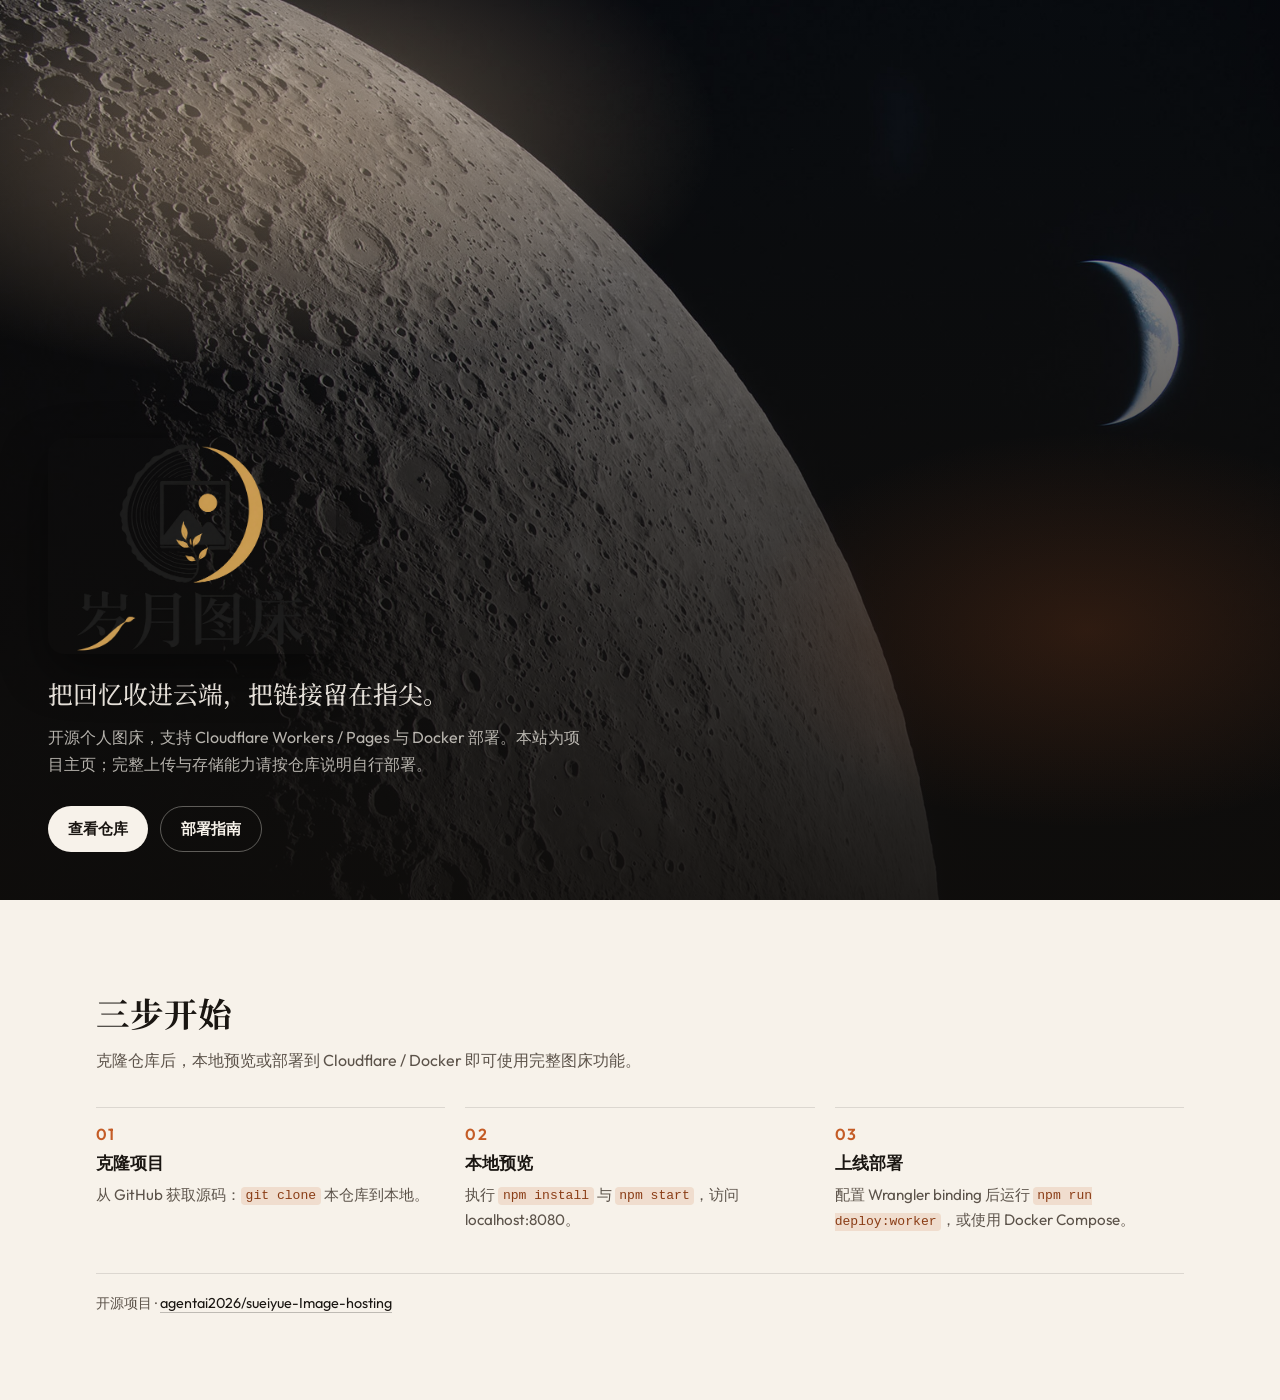
<file: docs/index.html>
<!DOCTYPE html>
<html lang="zh-CN">
<head>
  <meta charset="utf-8" />
  <meta name="viewport" content="width=device-width, initial-scale=1" />
  <title>岁月图床</title>
  <meta name="description" content="岁月图床 — 基于 Cloudflare 的现代化个人图床" />
  <meta property="og:title" content="岁月图床" />
  <meta property="og:description" content="基于 Cloudflare 的现代化个人图床" />
  <meta property="og:image" content="./assets/og.png" />
  <link rel="icon" href="./assets/logo.png" />
  <link rel="apple-touch-icon" href="./assets/logo.png" />
  <link rel="preconnect" href="https://fonts.googleapis.com" />
  <link rel="preconnect" href="https://fonts.gstatic.com" crossorigin />
  <link href="https://fonts.googleapis.com/css2?family=Noto+Serif+SC:wght@500;700&family=Outfit:wght@400;500;600&display=swap" rel="stylesheet" />
  <style>
    :root {
      --ink: #1a1612;
      --muted: #5c534a;
      --paper: #f7f2ea;
      --accent: #c45c26;
      --accent-soft: rgba(196, 92, 38, 0.14);
      --line: rgba(26, 22, 18, 0.12);
      --glow: rgba(255, 214, 170, 0.35);
    }

    * { box-sizing: border-box; margin: 0; padding: 0; }

    html, body { min-height: 100%; }

    body {
      font-family: "Outfit", "PingFang SC", "Microsoft YaHei", sans-serif;
      color: var(--ink);
      background: #0f0d0b;
      overflow-x: hidden;
    }

    .hero {
      position: relative;
      min-height: 100vh;
      display: grid;
      align-items: end;
      padding: clamp(1.5rem, 4vw, 3rem);
      isolation: isolate;
    }

    .hero::before {
      content: "";
      position: absolute;
      inset: 0;
      background:
        linear-gradient(180deg, rgba(15, 13, 11, 0.25) 0%, rgba(15, 13, 11, 0.72) 55%, rgba(15, 13, 11, 0.92) 100%),
        url("./assets/background.jpg") center / cover no-repeat;
      z-index: -2;
      animation: drift 28s ease-in-out infinite alternate;
    }

    .hero::after {
      content: "";
      position: absolute;
      inset: 0;
      background:
        radial-gradient(ellipse 60% 45% at 20% 15%, var(--glow), transparent 60%),
        radial-gradient(ellipse 50% 40% at 85% 70%, rgba(196, 92, 38, 0.18), transparent 55%);
      z-index: -1;
      pointer-events: none;
    }

    @keyframes drift {
      from { transform: scale(1.02) translate3d(0, 0, 0); }
      to { transform: scale(1.08) translate3d(-1.5%, -1%, 0); }
    }

    @keyframes rise {
      from { opacity: 0; transform: translateY(24px); }
      to { opacity: 1; transform: translateY(0); }
    }

    .brand-lockup {
      max-width: 42rem;
      color: var(--paper);
      animation: rise 0.9s ease-out both;
    }

    .brand {
      margin-bottom: 1.25rem;
    }

    .brand img {
      display: block;
      width: min(18rem, 72vw);
      height: auto;
      border-radius: 1rem;
      box-shadow: 0 16px 48px rgba(0, 0, 0, 0.45);
      animation: rise 0.9s 0.08s ease-out both;
    }

    .brand-name {
      position: absolute;
      width: 1px;
      height: 1px;
      padding: 0;
      margin: -1px;
      overflow: hidden;
      clip: rect(0, 0, 0, 0);
      white-space: nowrap;
      border: 0;
    }

    .headline {
      font-family: "Noto Serif SC", serif;
      font-weight: 500;
      font-size: clamp(1.15rem, 2.6vw, 1.55rem);
      line-height: 1.55;
      color: rgba(247, 242, 234, 0.92);
      margin-bottom: 0.75rem;
      animation: rise 0.9s 0.16s ease-out both;
    }

    .support {
      font-size: 1rem;
      line-height: 1.7;
      color: rgba(247, 242, 234, 0.72);
      max-width: 34rem;
      margin-bottom: 1.75rem;
      animation: rise 0.9s 0.24s ease-out both;
    }

    .cta {
      display: flex;
      flex-wrap: wrap;
      gap: 0.75rem;
      animation: rise 0.9s 0.32s ease-out both;
    }

    .cta a {
      display: inline-flex;
      align-items: center;
      justify-content: center;
      min-height: 2.85rem;
      padding: 0 1.25rem;
      border-radius: 999px;
      text-decoration: none;
      font-weight: 600;
      font-size: 0.95rem;
      transition: transform 0.2s ease, background 0.2s ease, color 0.2s ease;
    }

    .cta a:hover { transform: translateY(-2px); }

    .cta .primary {
      background: var(--paper);
      color: var(--ink);
    }

    .cta .primary:hover { background: #fff; }

    .cta .ghost {
      background: transparent;
      color: var(--paper);
      border: 1px solid rgba(247, 242, 234, 0.35);
    }

    .cta .ghost:hover {
      background: rgba(247, 242, 234, 0.08);
      border-color: rgba(247, 242, 234, 0.55);
    }

    .panel {
      background: var(--paper);
      color: var(--ink);
      padding: clamp(3rem, 8vw, 5.5rem) clamp(1.5rem, 4vw, 3rem);
    }

    .panel-inner {
      max-width: 68rem;
      margin: 0 auto;
    }

    .panel h2 {
      font-family: "Noto Serif SC", serif;
      font-size: clamp(1.6rem, 3vw, 2.1rem);
      margin-bottom: 0.65rem;
    }

    .panel p.lead {
      color: var(--muted);
      max-width: 38rem;
      line-height: 1.7;
      margin-bottom: 2rem;
    }

    .steps {
      display: grid;
      gap: 1.25rem;
      counter-reset: step;
    }

    @media (min-width: 800px) {
      .steps { grid-template-columns: repeat(3, 1fr); }
    }

    .step {
      border-top: 1px solid var(--line);
      padding-top: 1rem;
    }

    .step::before {
      counter-increment: step;
      content: "0" counter(step);
      display: block;
      font-family: "Outfit", sans-serif;
      font-weight: 600;
      color: var(--accent);
      margin-bottom: 0.55rem;
      letter-spacing: 0.08em;
    }

    .step h3 {
      font-size: 1.05rem;
      margin-bottom: 0.4rem;
    }

    .step p {
      color: var(--muted);
      line-height: 1.65;
      font-size: 0.95rem;
    }

    .step code {
      font-family: ui-monospace, SFMono-Regular, Menlo, Consolas, monospace;
      font-size: 0.86em;
      background: var(--accent-soft);
      color: #8a3d16;
      padding: 0.1em 0.35em;
      border-radius: 0.3em;
    }

    footer {
      border-top: 1px solid var(--line);
      margin-top: 2.5rem;
      padding-top: 1.25rem;
      color: var(--muted);
      font-size: 0.9rem;
    }

    footer a {
      color: var(--ink);
      text-decoration: none;
      border-bottom: 1px solid rgba(26, 22, 18, 0.25);
    }

    footer a:hover { border-bottom-color: var(--accent); color: var(--accent); }

    @media (prefers-reduced-motion: reduce) {
      .hero::before, .brand img, .brand-lockup, .headline, .support, .cta {
        animation: none !important;
      }
    }
  </style>
</head>
<body>
  <main>
    <section class="hero" aria-label="岁月图床">
      <div class="brand-lockup">
        <div class="brand">
          <img src="./assets/logo.png" alt="岁月图床" width="420" height="420" />
          <h1 class="brand-name">岁月图床</h1>
        </div>
        <p class="headline">把回忆收进云端，把链接留在指尖。</p>
        <p class="support">开源个人图床，支持 Cloudflare Workers / Pages 与 Docker 部署。本站为项目主页；完整上传与存储能力请按仓库说明自行部署。</p>
        <div class="cta">
          <a class="primary" href="https://github.com/agentai2026/sueiyue-Image-hosting">查看仓库</a>
          <a class="ghost" href="https://github.com/agentai2026/sueiyue-Image-hosting#cloudflare-workers-%E9%83%A8%E7%BD%B2">部署指南</a>
        </div>
      </div>
    </section>

    <section class="panel" aria-labelledby="deploy-title">
      <div class="panel-inner">
        <h2 id="deploy-title">三步开始</h2>
        <p class="lead">克隆仓库后，本地预览或部署到 Cloudflare / Docker 即可使用完整图床功能。</p>
        <div class="steps">
          <article class="step">
            <h3>克隆项目</h3>
            <p>从 GitHub 获取源码：<code>git clone</code> 本仓库到本地。</p>
          </article>
          <article class="step">
            <h3>本地预览</h3>
            <p>执行 <code>npm install</code> 与 <code>npm start</code>，访问 localhost:8080。</p>
          </article>
          <article class="step">
            <h3>上线部署</h3>
            <p>配置 Wrangler binding 后运行 <code>npm run deploy:worker</code>，或使用 Docker Compose。</p>
          </article>
        </div>
        <footer>
          <p>开源项目 · <a href="https://github.com/agentai2026/sueiyue-Image-hosting">agentai2026/sueiyue-Image-hosting</a></p>
        </footer>
      </div>
    </section>
  </main>
</body>
</html>
</file>
